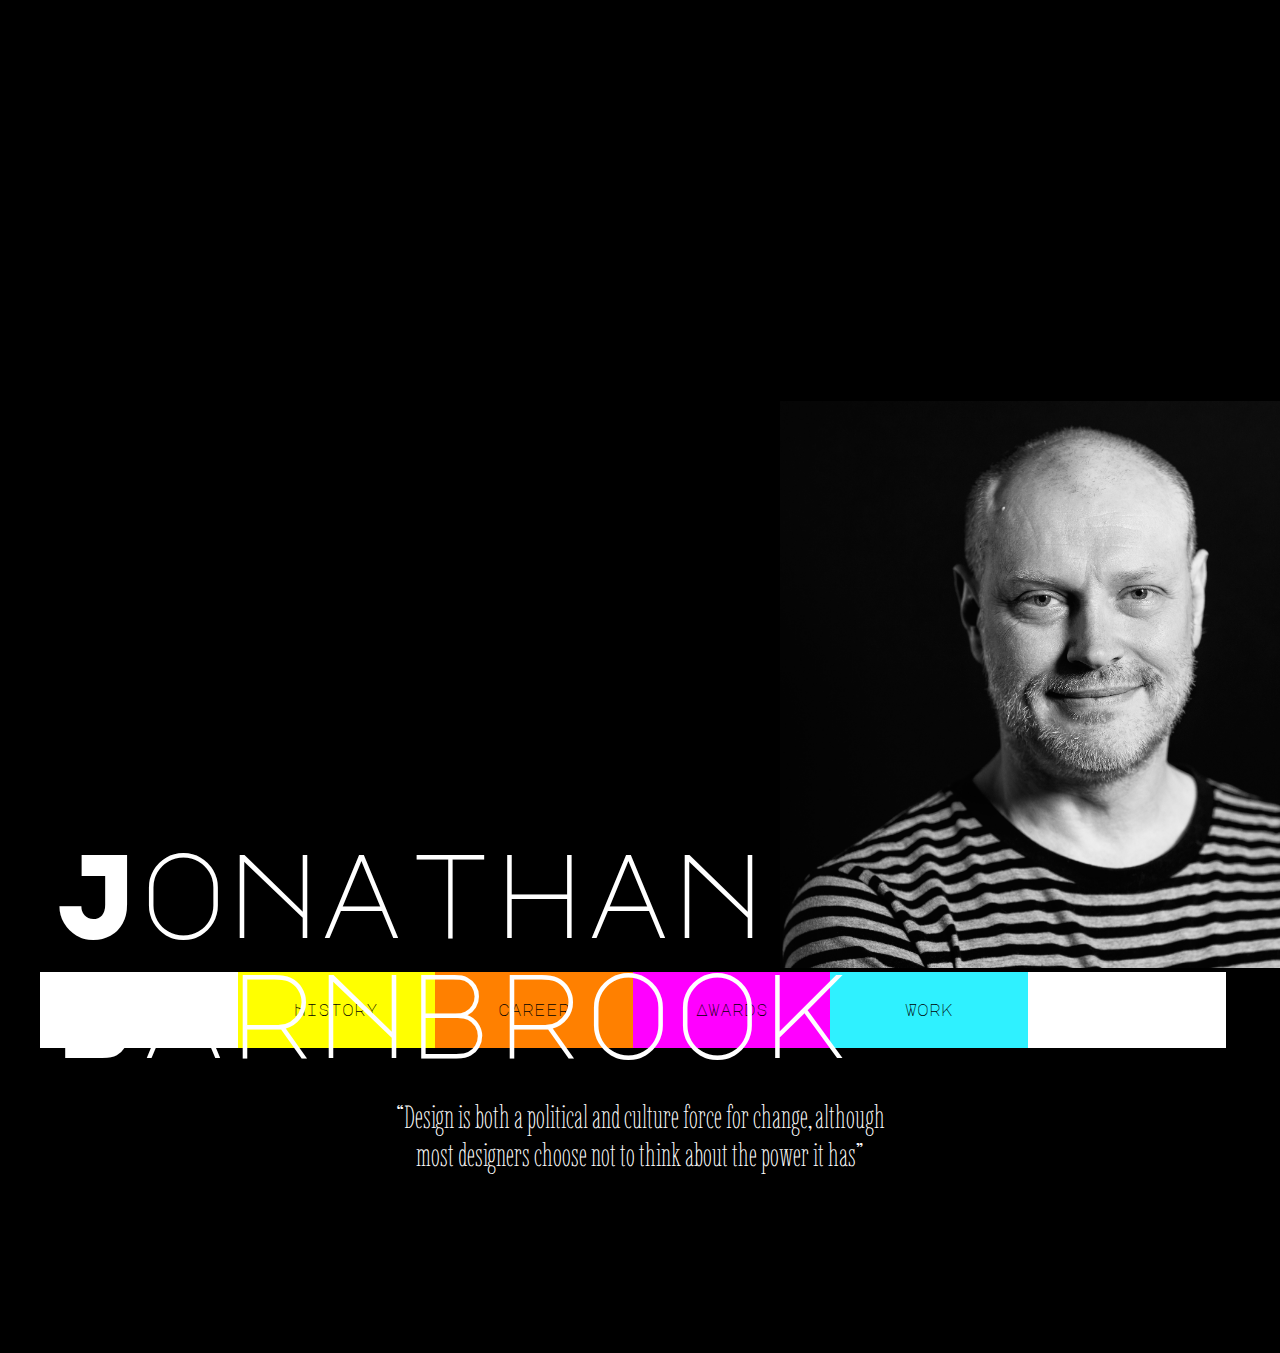
<file: index.html>
<!DOCTYPE html>
<html lang="en">

<head>
    <title>Jonathan Barnbrook</title>
    <link rel="preconnect" href="https://fonts.googleapis.com">
    <link rel="preconnect" href="https://fonts.gstatic.com" crossorigin>
    <link
        href="https://fonts.googleapis.com/css2?family=Imbue:opsz,wght@10..100,100..900&family=Major+Mono+Display&family=Space+Grotesk:wght@300..700&display=swap"
        rel="stylesheet">
    <link rel="stylesheet" href="css/stylesheet.css">
</head>

<body>
    <h1>Jonathan<br>Barnbrook</h1>

    <img class="phototen" src="Photos/20161128-142503-Jonathan_Barnbrook-m-NP.jpg" alt="A photo of Jonathan Barnbrook">

    <nav class="home">
        <ul>
            <li class="blank"><a href="">a</a></li>
            <li class="nav-history"><a href="history.html">History</a></li>
            <li class="nav-career"><a href="career.html">career</a></li>
            <li class="nav-awards"><a href="awards.html">Awards</a></li>
            <li class="nav-work"><a href="work.html">Work</a></li>
            <li class="blank"><a href="">a</a></li>
        </ul>
    </nav>

    <div class="quote"><p> “Design is both a political and culture force for change, although most designers choose not to think about the
        power it has”</p></div>

    <div class="Star1"></div>
    <div class="Star2"></div>

</body>

</html>
</file>
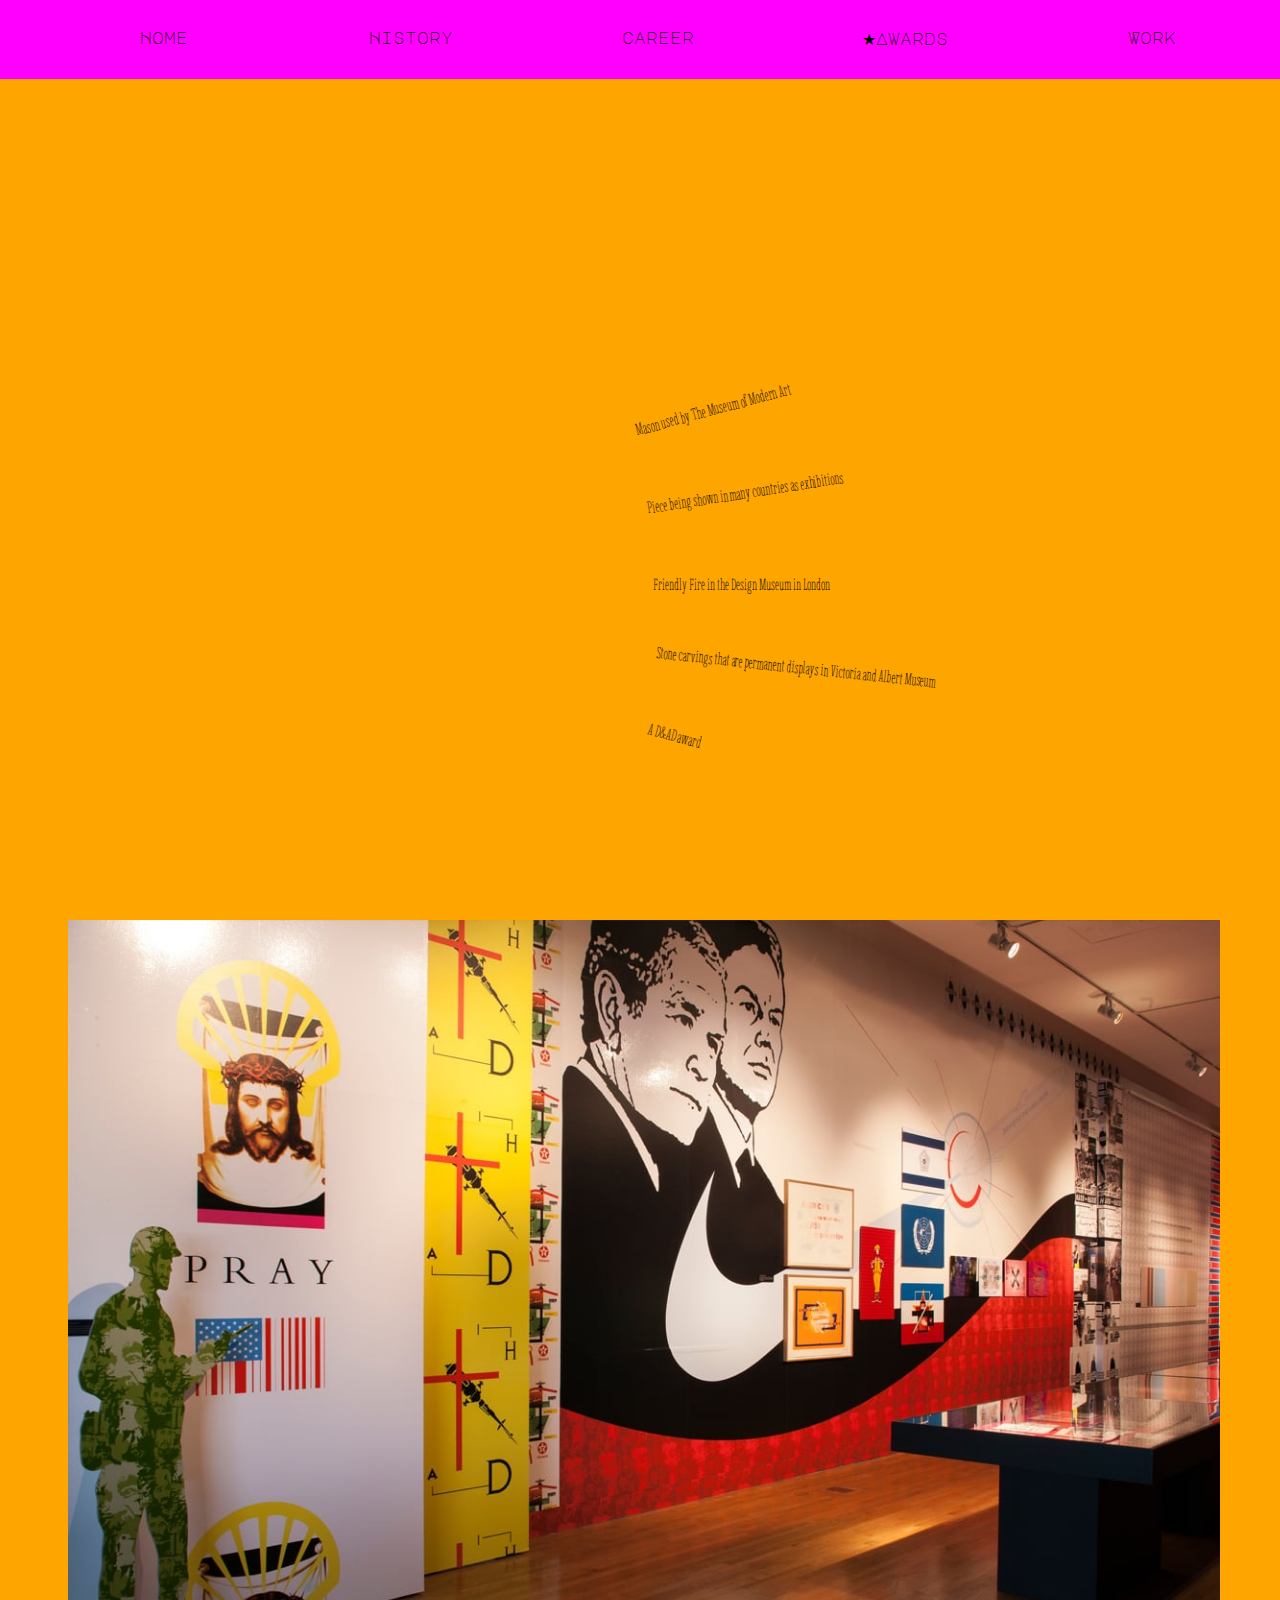
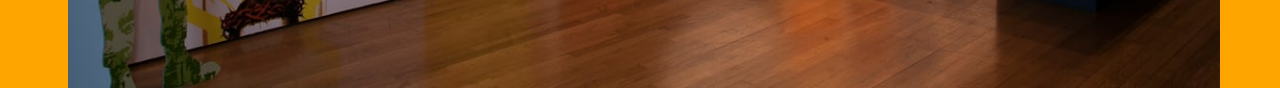
<file: awards.html>
<!DOCTYPE html>
<html lang="en" class="awardsbg">

    <head>
        <title>Awards</title>
        <link rel="preconnect" href="https://fonts.googleapis.com">
    <link rel="preconnect" href="https://fonts.gstatic.com" crossorigin>
    <link
        href="https://fonts.googleapis.com/css2?family=Imbue:opsz,wght@10..100,100..900&family=Major+Mono+Display&family=Space+Grotesk:wght@300..700&display=swap"
        rel="stylesheet">
    <link rel="stylesheet" href="css/stylesheet.css">
     </head>

<body class="awardsbg">

    <nav class="awardsnav">
        <ul>
            <li class="backhome"><a href="index.html">Home</a></li>
            <li class="nav"><a href="history.html">History</a></li>
            <li class="nav"><a href="career.html">career</a></li>
            <li><a href="awards.html">&#9733;Awards</a></li>
            <li><a href="work.html">Work</a></li>
        </ul>
    </nav>

<p class="r">Mason used by The Museum of Modern Art</p>

<p class="ro">Piece being shown in many countries as exhibitions</p>

<p class="rot">Friendly Fire in the Design Museum in London</p>

<p class="rota">Stone carvings that are permanent displays in Victoria and Albert Museum</p>

<p class="rotat">A D&amp;AD award</p>

<img class="nixionisevil" src="Photos/design-museum-friendly-fire.jpg" alt="a photo from when some of his work was in a exhibit">

</body>
</html>
</file>
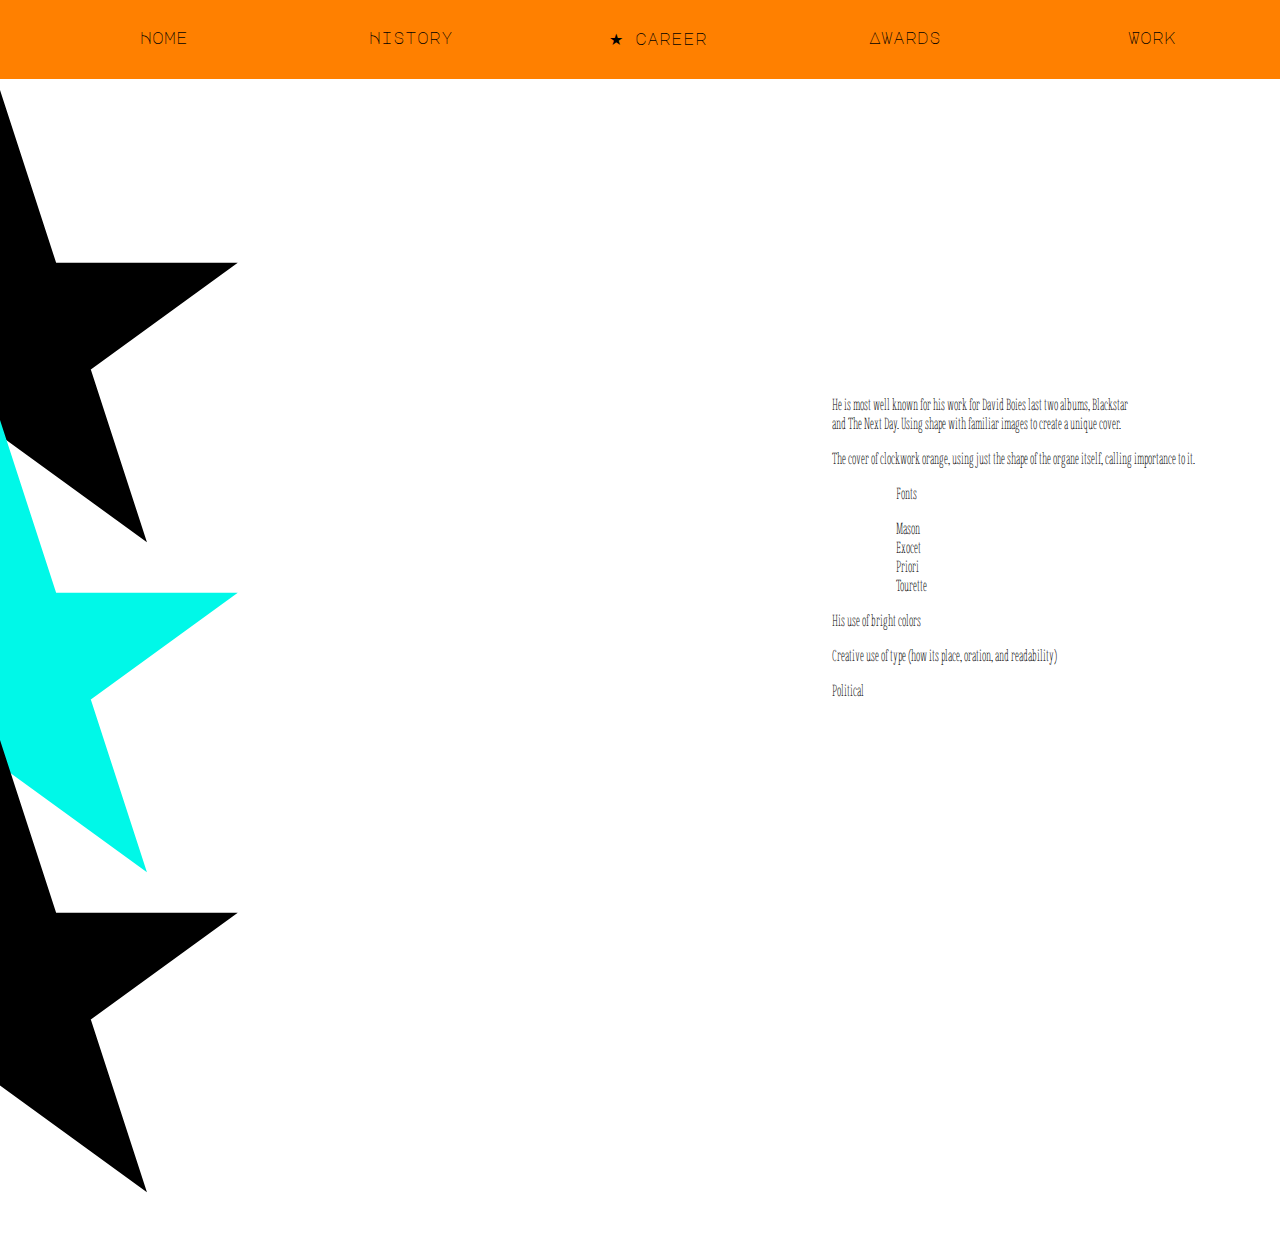
<file: career.html>
<!DOCTYPE html>
<html lang="en" class="careerbg">

    <head>
        <title>Career</title>
        <link rel="preconnect" href="https://fonts.googleapis.com">
    <link rel="preconnect" href="https://fonts.gstatic.com" crossorigin>
    <link
        href="https://fonts.googleapis.com/css2?family=Imbue:opsz,wght@10..100,100..900&family=Major+Mono+Display&family=Space+Grotesk:wght@300..700&display=swap"
        rel="stylesheet">
    <link rel="stylesheet" href="css/stylesheet.css">
     </head>

<body class="">
    <nav class="careernav">
        <ul>
            <li class="backhome"><a href="index.html">Home</a></li>
            <li class=""><a href="history.html">History</a></li>
            <li class=""><a href="career.html">&#9733; career</a></li>
            <li><a href="awards.html">Awards</a></li>
            <li><a href="work.html">Work</a></li>
        </ul>
    </nav>

    <p class="careerp"> He is most well known for his work for David Boies last two albums, Blackstar<br> and The Next Day. Using shape with familiar images to create a unique cover.</p>

    <p class="careerp">The cover of clockwork orange, using just the shape of the organe itself, calling importance to it.</p>
    <p class="careerpm">Fonts</p>

    <p class="careerpm">Mason<br>
        Exocet<br>
        Priori<br>
        Tourette</p>

        <p class="careerp">His use of bright colors</p>

        <p class="careerp">Creative use of type (how its place, oration, and readability)</p>

        <p class="careerp">Political</p>

        <div class="Star11"></div>
        <div class="Star22"></div>
        <div class="Star33"></div>


</body>
</html>
</file>
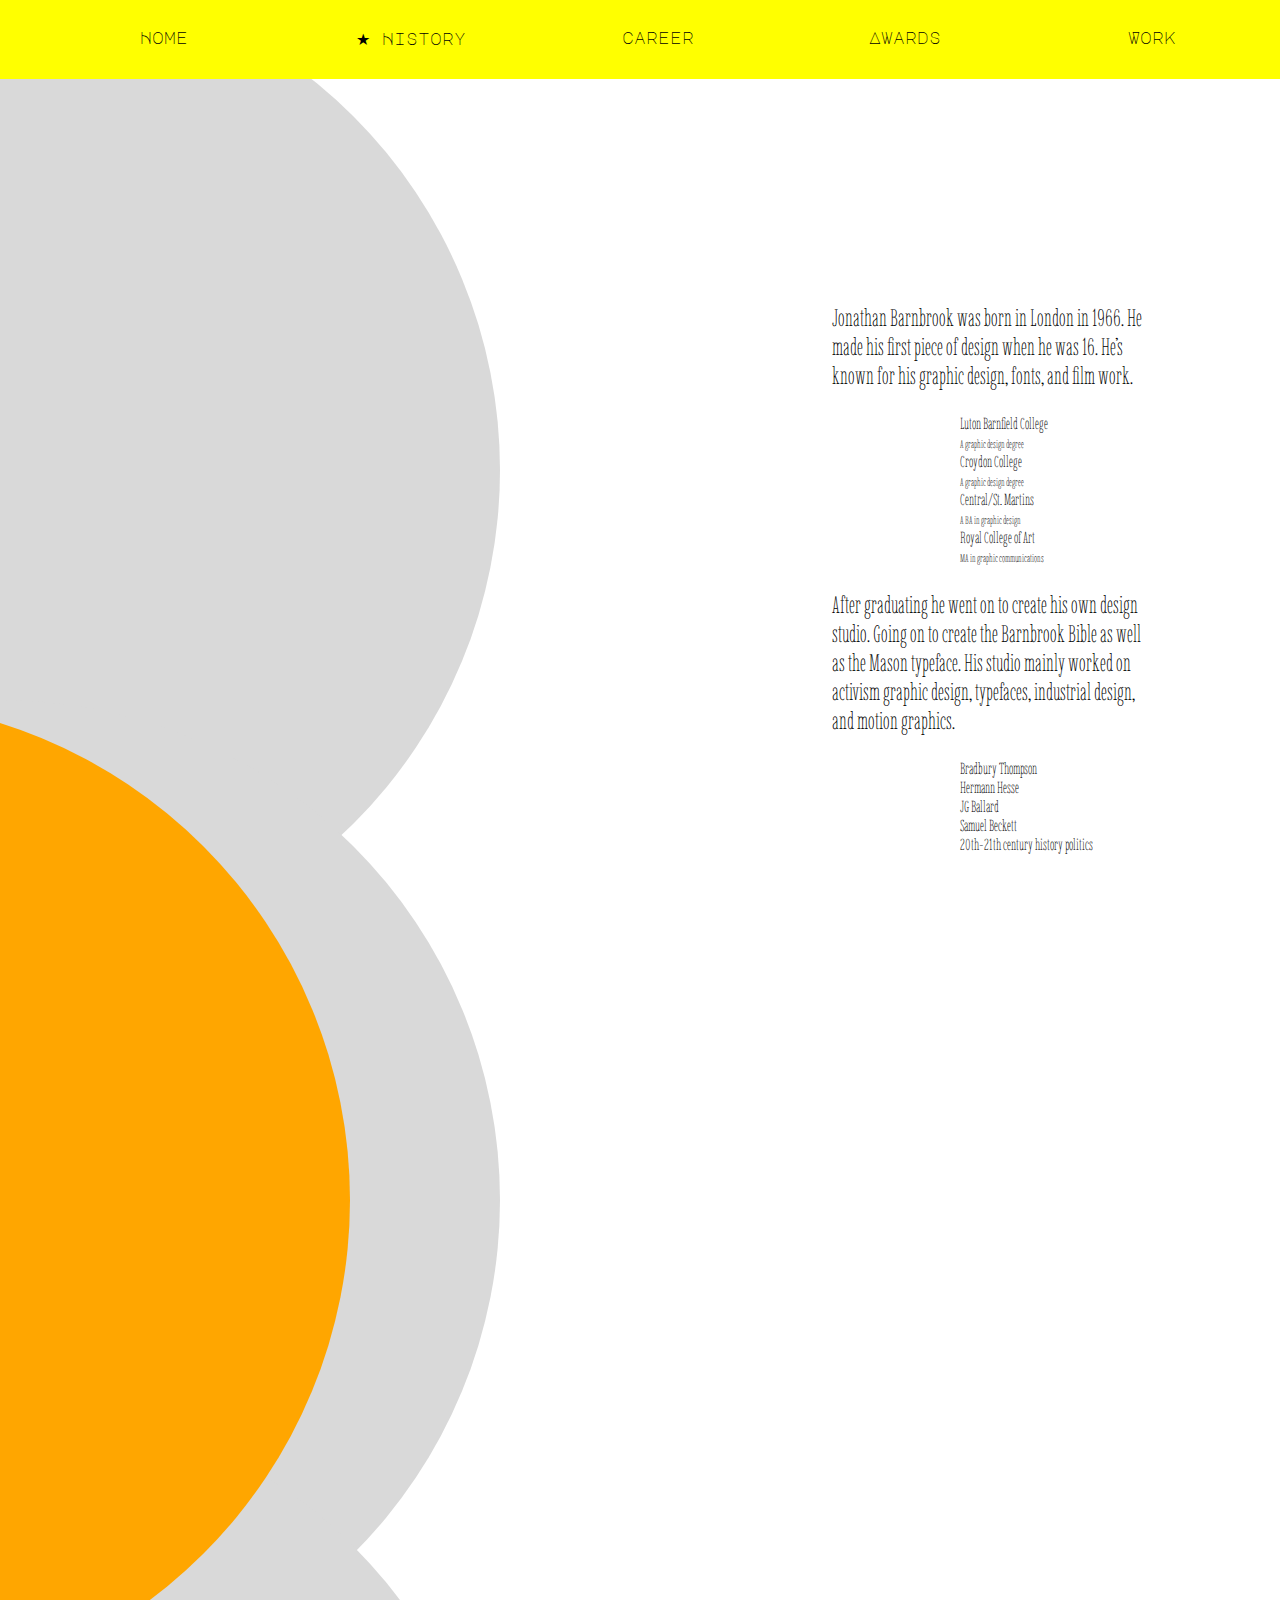
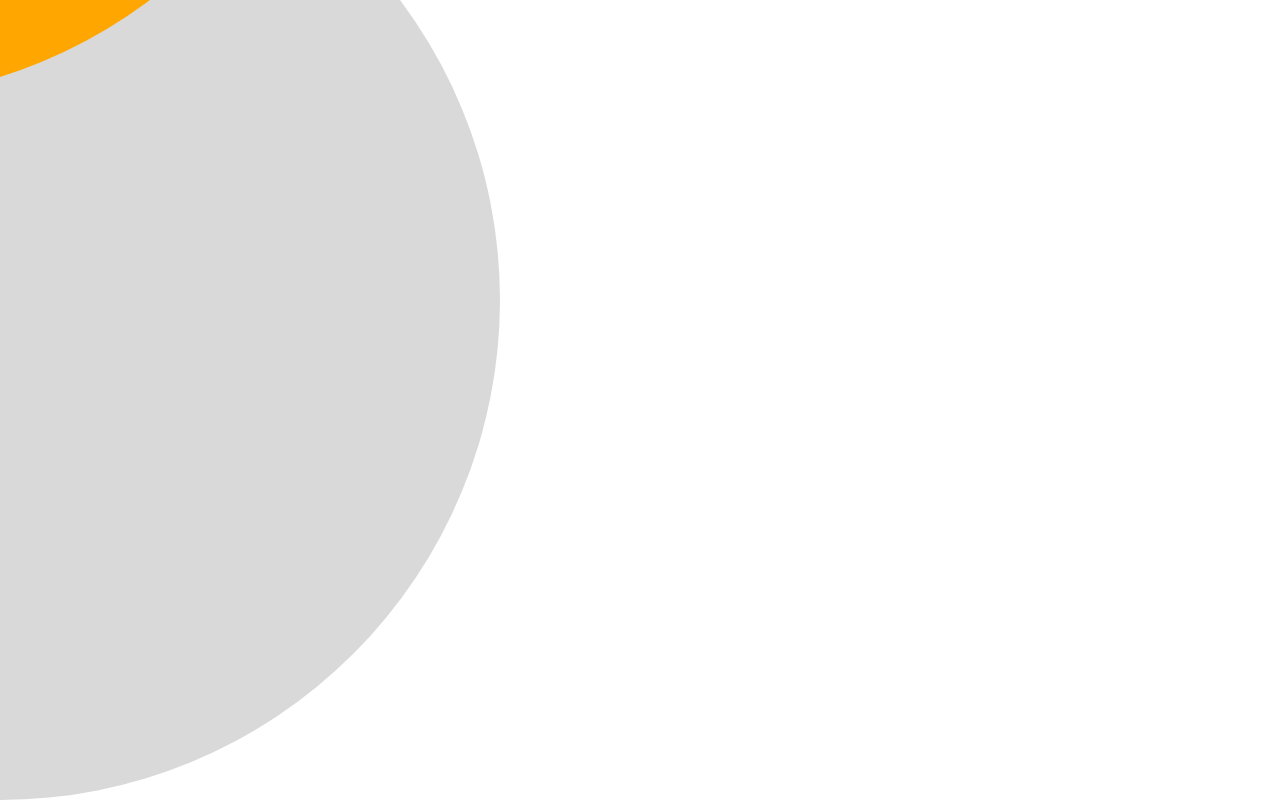
<file: history.html>
<!DOCTYPE html>
<html lang="en" class="history-bg">

<head>
    <title>History</title>
    <link rel="preconnect" href="https://fonts.googleapis.com">
    <link rel="preconnect" href="https://fonts.gstatic.com" crossorigin>
    <link
        href="https://fonts.googleapis.com/css2?family=Imbue:opsz,wght@10..100,100..900&family=Major+Mono+Display&family=Space+Grotesk:wght@300..700&display=swap"
        rel="stylesheet">
    <link rel="stylesheet" href="css/stylesheet.css">
</head>

<body class="history-bg">

    <nav class="onehistory">
        <ul>
            <li class="backhome"><a href="index.html">Home</a></li>
            <li class="nav-history"><a href="history.html">&#9733; History</a></li>
            <li class="career"><a href="career.html">career</a></li>
            <li><a href="awards.html">Awards</a></li>
            <li><a href="work.html">Work</a></li>
        </ul>
    </nav>

    <p class="pc">Jonathan Barnbrook was born in London in 1966. He made his first piece of design when he was 16. He’s known for
        his graphic design, fonts, and film work.</p>

    <p class="pcmove"> Luton Barnfield College<br>
        <span>A graphic design degree</span><br>
        Croydon College<br>
    <span> A graphic design degree</span><br>
        Central/St. Martins<br>
        <span> A BA in graphic design</span><br>
        Royal College of Art<br>
        <span>MA in graphic communications</span></p>

    <p class="pc">After graduating he went on to create his own design studio. Going on to create the Barnbrook Bible as well as
        the Mason typeface. His studio mainly worked on activism graphic design, typefaces, industrial design, and
        motion graphics.</p>

    <p class="pcmove">Bradbury Thompson<br>
        Hermann Hesse<br>
        JG Ballard<br>
        Samuel Beckett<br>
        20th-21th century history politics</p>

    <div class="circle1"></div>
    <div class="circle2"></div>
    <div class="circle3"></div>
    <div class="circle4"></div>

</body>

</html>
</file>
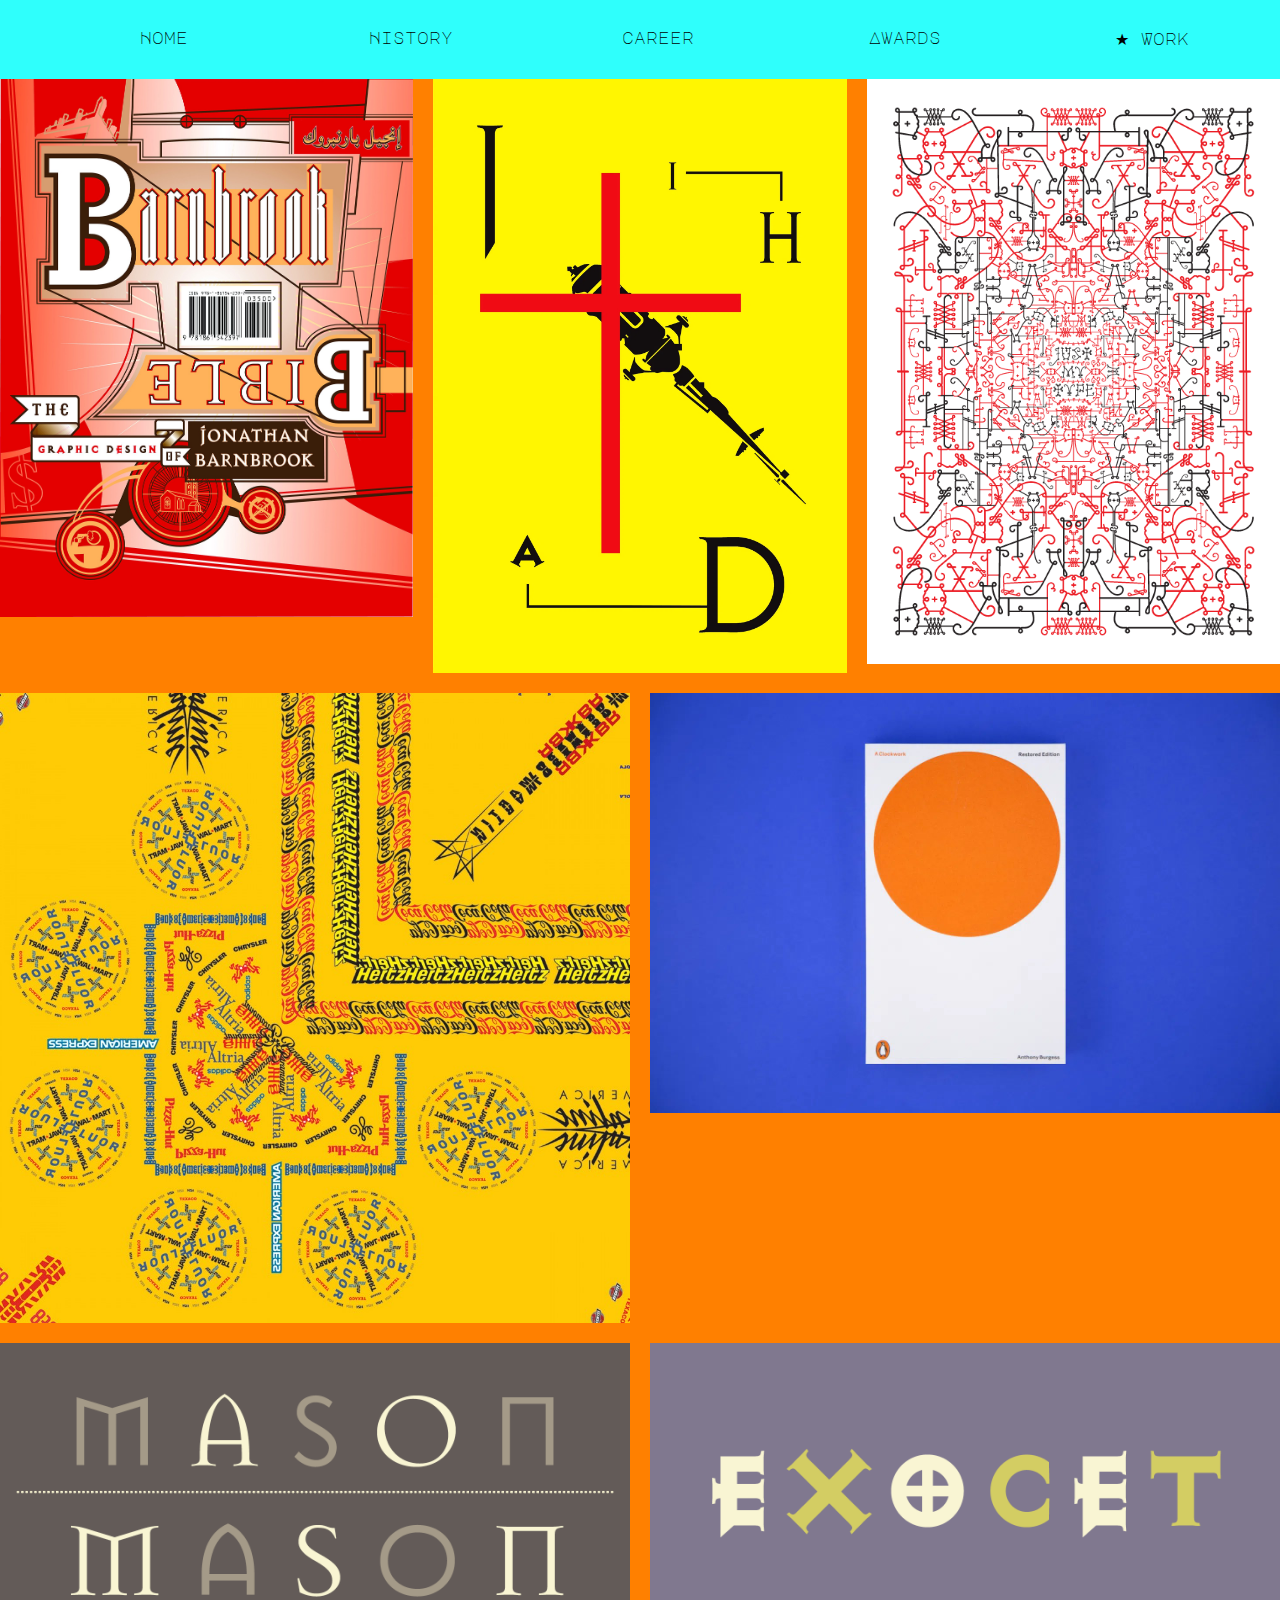
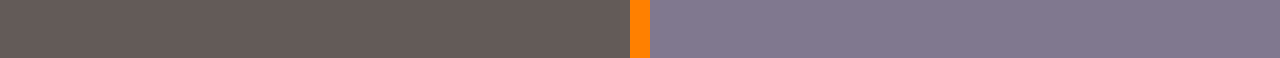
<file: work.html>
<!DOCTYPE html>
<html lang="en" class="workbg">

<head>
   <title>Work</title>
   <link rel="preconnect" href="https://fonts.googleapis.com">
    <link rel="preconnect" href="https://fonts.gstatic.com" crossorigin>
    <link
        href="https://fonts.googleapis.com/css2?family=Imbue:opsz,wght@10..100,100..900&family=Major+Mono+Display&family=Space+Grotesk:wght@300..700&display=swap"
        rel="stylesheet">
    <link rel="stylesheet" href="css/stylesheet.css">
</head>

<body class="workbg">

    <nav class="worknav">
        <ul>
            <li class="backhome"><a href="index.html">Home</a></li>
            <li class="nav-"><a href="history.html">History</a></li>
            <li class="nav"><a href="career.html">career</a></li>
            <li><a href="awards.html">Awards</a></li>
            <li><a href="work.html">&#9733; Work</a></li>
        </ul>
    </nav>

<div class="grid">

<img class="photo1" src="Photos/91AQ+pDdDSL.jpg" alt="the cover of the Barnbrook Bible">
<img class="photo2" src="Photos/MJihad.A0.format-webp.width-1440_8RQM3kgQwzky27Bc.webp" alt="another expamle of his work">
<img class="photo3" src="Photos/just_my_type_02.png" alt="an exaplme of his use of type">
<img class="photo4" src="Photos/GGG_FF_2004_01-1000x1000.jpg" alt="another example of his work with type">
<img class="photo5" src="Photos/arancia-meccanica-penguin.jpg" alt="A cover of clockwork orange he made">
<img class="photo6" src="Photos/Mason0.png" alt="a font he made">
<img class="photo7" src="Photos/Exocet0.png" alt="another typeface he made">
</div>
</body>

</html>
</file>
<file: css/stylesheet.css>
html {
    background-color: #000;
    margin: 0;
}

img {
    width: 20%;
}

h1 {
    color: white;
    font-family: "Major Mono Display", serif;
    font-weight: 400;
    font-style: normal;
    top: 750px;
    position: relative;
    font-size: 7.5em;
    left: 50px;
}

p {
    color: white;
    font-family: "Imbue", serif;
    font-optical-sizing: auto;
    font-weight: 100;
    font-style: normal;
    gr
}

li {
    list-style-type: none;
}

li a {
    float: left;
    color: #000000;
    font-family: "Major Mono Display", serif;
    font-weight: 400;
    font-style: normal;
    padding: 30px 12px;
    width: 18%;
    text-align: center;
    text-decoration: none;
}

nav {
    width: 100%;
    overflow: auto;
}

ul {
    margin: 0;

}

.home li a{
    width: 14%;
    } 
    

body {
    margin: 0;
}
.nav-history a{
    background-color: yellow;
    color: #000;
}

.history-bg{
    background-color: white;
    margin: auto 0;
    height: 100vh;
}

.history-bg p{
    color: #000;
}

.circle1 {
background-color: rgb(217, 217, 217);
width: 1000px;
height: 1000px;
border-radius: 50%;
position: absolute;
left: -500px;
top: -30px;
z-index: 0;
}

.circle2 {
    background-color: rgb(217, 217, 217);
    width: 1000px;
    height: 1000px;
    border-radius: 50%;
    position: absolute;
    left: -500px;
    top: 700px;
    z-index: 0;
    }

.circle3 {
    background-color: rgb(217, 217, 217);
    width: 1000px;
    height: 1000px;
    border-radius: 50%;
    position: absolute;
    left: -500px;
    top: 1400px;
    z-index: 0;
}

.circle4 {
    background-color: rgb(255, 166, 0);
    width: 1000px;
    height: 1000px;
    border-radius: 50%;
    position: absolute;
    left: -650px;
    top: 700px;
    z-index: 0;
    }

.onehistory{
background-color: yellow;
position: relative;
z-index: 1;
}

.pc{
width: 25%;
position: relative;
left: 65%;
font-size: 1.5em;
top: 200px;
}

span{
    font-size: .7em;
}

.Star11{
    width: 500px;  
    aspect-ratio: 1;
    background-color: #000000;
    clip-path: polygon(50% 0,
      calc(50%*(1 + sin(.4turn))) calc(50%*(1 - cos(.4turn))),
      calc(50%*(1 - sin(.2turn))) calc(50%*(1 - cos(.2turn))),
      calc(50%*(1 + sin(.2turn))) calc(50%*(1 - cos(.2turn))),
      calc(50%*(1 - sin(.4turn))) calc(50%*(1 - cos(.4turn))) 
     ); 
     left: -250px;
     position: absolute;
     top: 90px;
}

.Star22{
    width: 500px;  
    aspect-ratio: 1;
    background-color: #00f8e8;
    clip-path: polygon(50% 0,
      calc(50%*(1 + sin(.4turn))) calc(50%*(1 - cos(.4turn))),
      calc(50%*(1 - sin(.2turn))) calc(50%*(1 - cos(.2turn))),
      calc(50%*(1 + sin(.2turn))) calc(50%*(1 - cos(.2turn))),
      calc(50%*(1 - sin(.4turn))) calc(50%*(1 - cos(.4turn))) 
     ); 
     left: -250px;
     position: absolute;
     top: 420px;
}

.Star33{
    width: 500px;  
    aspect-ratio: 1;
    background-color: #000000;
    clip-path: polygon(50% 0,
      calc(50%*(1 + sin(.4turn))) calc(50%*(1 - cos(.4turn))),
      calc(50%*(1 - sin(.2turn))) calc(50%*(1 - cos(.2turn))),
      calc(50%*(1 + sin(.2turn))) calc(50%*(1 - cos(.2turn))),
      calc(50%*(1 - sin(.4turn))) calc(50%*(1 - cos(.4turn))) 
     ); 
     left: -250px;
     position: absolute;
     top: 740px;
}

.Star1{
    width: 230px;  
    aspect-ratio: 1;
    background-color: #000000;
    clip-path: polygon(50% 0,
      calc(50%*(1 + sin(.4turn))) calc(50%*(1 - cos(.4turn))),
      calc(50%*(1 - sin(.2turn))) calc(50%*(1 - cos(.2turn))),
      calc(50%*(1 + sin(.2turn))) calc(50%*(1 - cos(.2turn))),
      calc(50%*(1 - sin(.4turn))) calc(50%*(1 - cos(.4turn))) 
     ); 
     position: absolute;
     top: 1123px;
     left: 160px;
}

.Star2{
    width: 230px;  
    aspect-ratio: 1;
    background-color: #000000;
    clip-path: polygon(50% 0,
      calc(50%*(1 + sin(.4turn))) calc(50%*(1 - cos(.4turn))),
      calc(50%*(1 - sin(.2turn))) calc(50%*(1 - cos(.2turn))),
      calc(50%*(1 + sin(.2turn))) calc(50%*(1 - cos(.2turn))),
      calc(50%*(1 - sin(.4turn))) calc(50%*(1 - cos(.4turn))) 
     ); 
     position: absolute;
     top: 1123px;
     left: 1075px;
}

.careernav{
    background-color:  rgb(255, 128, 0);
}

.quote p{
    font-family: "Imbue", serif;
    color: #fff;
    width: 40%;
    margin: 10px auto;
    padding: 40px 0;
    text-align: center;
    font-size: 2em;
}

.left{
    position: absolute;
    top: 70%;
    left: 8%;
    z-index: 2;
}

.right{
    position: absolute;
    top: 70%;
    left: 69%;
    z-index: 2;
}

.blank a{
    background-color: white;
    color: white;
}

.nav-history a{
    background-color: yellow;
}

.nav-career a{
    background-color: rgb(255, 128, 0);
}

.nav-awards a{
    background-color: magenta;
}

.nav-work a{
    background-color: rgb(47, 241, 255);
}

.navcareer{
    margin: 0;
}

.pcmove{
    left: 75%;
    position: relative;
    top: 200px;
}

.careerbg{
    background-color: white;
}

.careerp{
    color: #000;
    position: relative;
    top: 300px;
    left: 65%;
}

.careerpm{
    color: #000;
    position: relative;
    top: 300px;
    left: 70%;
}
.workbg{
background-color: rgb(255, 128, 0);

}

.worknav{

    background-color: rgb(47, 255, 252);
}

.awardsbg{
background-color: orange;

}

.awardsnav{
    background-color: magenta;
}

.r {
    top: 160px;
    position: relative;
    rotate: -15deg;
    left: 48%;
    color: #000;
}

.ro {
    top: 270px;
    position: relative;
    rotate: -8.85deg;
    left: 50%;
    color: #000;
}

.rot {
    position: relative;
    top: 410px;
    left: 51%;
    color: #000;
}

.rota {
    position: relative;
    rotate: 6deg;
    top: 510px;
    left: 51%;
    color: #000;
}

.rotat {
    position: relative;
    rotate: 15deg;
    top: 650px;
    left: 49%;
    color: #000;
}

.grid{
display: grid;
grid-template-columns: repeat(6, 1fr);
gap: 20px;
}

.photo1{
    top: 50px;
    width: 100%;
    object-fit: cover;
    grid-column: span 2;
}

.photo2{
    width: 100%;
    object-fit: cover;
    grid-column: span 2;
}

.photo3{
    width: 100%;
    object-fit: cover;
    grid-column: span 2;
}
.photo4{
    width: 100%;
    object-fit: cover;
    grid-column: span 3;
}

.photo5{
    width: 100%;
    object-fit: cover;
    grid-column: span 3;
}

.photo6{
    width: 100%;
    object-fit: cover;
    grid-column: span 3;
}

.photo7 {    width: 100%;
    object-fit: cover;
    grid-column: span 3;}

.phototen{
    left:  780px;
    position: relative;
    z-index: -1;
    width: 50%;
}

.nixionisevil{
    position: relative;
    left: 68px;
    top: 650px;
    width: 90%;
}
</file>
